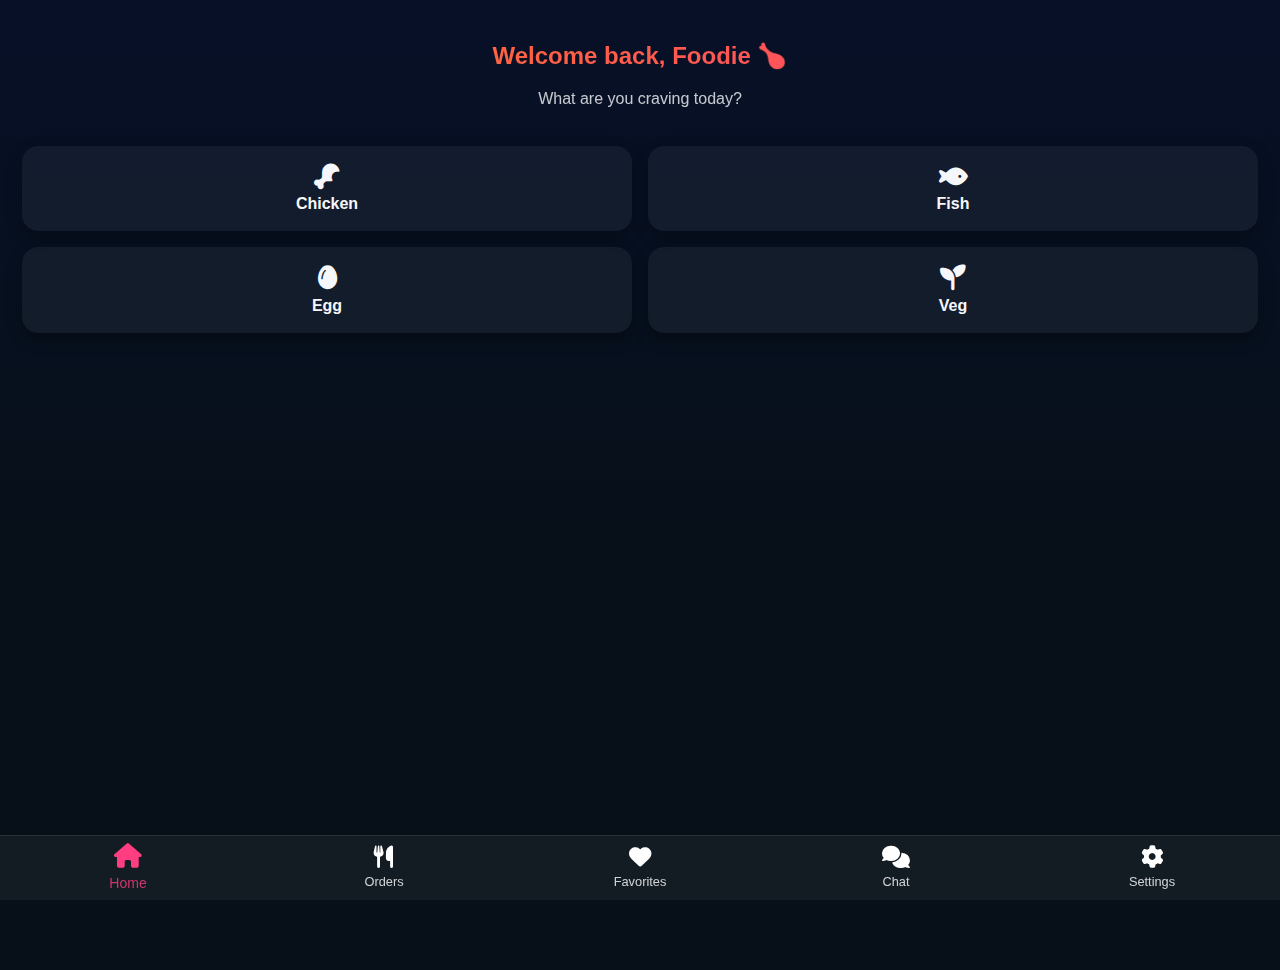
<file: dashboard.html>
<!DOCTYPE html>
<html lang="en">
  <head>
    <meta charset="utf-8" />
    <meta name="viewport" content="width=device-width,initial-scale=1" />
    <title>Bhukkad Bhat — Dashboard</title>

    <!-- Font Awesome Icons -->
    <link
      rel="stylesheet"
      href="https://cdnjs.cloudflare.com/ajax/libs/font-awesome/6.4.0/css/all.min.css"
    />

    <!-- CSS -->
    <link rel="stylesheet" href="css/dashboard.css" />
  </head>
  <body>
    <main class="dashboard">
      <header class="top">
        <h2>Welcome back, Foodie 🍗</h2>
        <p>What are you craving today?</p>
      </header>

      <section class="categories">
        <div class="cat-card">
          <i class="fas fa-drumstick-bite"></i>
          <span>Chicken</span>
        </div>
        <div class="cat-card">
          <i class="fas fa-fish"></i>
          <span>Fish</span>
        </div>
        <div class="cat-card">
          <i class="fas fa-egg"></i>
          <span>Egg</span>
        </div>
        <div class="cat-card">
          <i class="fas fa-seedling"></i>
          <span>Veg</span>
        </div>
      </section>
    </main>

    <!-- Bottom Navbar -->
    <nav class="bottom-nav">
      <div class="nav-item active">
        <i class="fas fa-home"></i>
        <span>Home</span>
      </div>
      <div class="nav-item">
        <i class="fas fa-utensils"></i>
        <span>Orders</span>
      </div>
      <div class="nav-item">
        <i class="fas fa-heart"></i>
        <span>Favorites</span>
      </div>
      <div class="nav-item">
        <i class="fas fa-comments"></i>
        <span>Chat</span>
      </div>
      <div class="nav-item">
        <i class="fas fa-cog"></i>
        <span>Settings</span>
      </div>
    </nav>

    <script src="js/dashboard.js"></script>
  </body>
</html>
</file>
<file: css/dashboard.css>
:root {
  --bg: #0f1724;
  --accent1: #ff7a18;
  --accent2: #ff3d81;
  --txt: #f6f7fb;
}

body {
  margin: 0;
  font-family: "Inter", sans-serif;
  background: linear-gradient(180deg, #071027 0%, #071018 60%);
  color: var(--txt);
  min-height: 100vh;
  display: flex;
  flex-direction: column;
  justify-content: space-between;
  padding-bottom: 70px;
}

/* top header */
.top {
  padding: 22px;
  text-align: center;
}
.top h2 {
  font-weight: 800;
  background: linear-gradient(90deg, var(--accent1), var(--accent2));
  -webkit-background-clip: text;
  color: transparent;
}
.top p {
  opacity: 0.8;
  margin-top: 6px;
}

/* category section */
.categories {
  display: grid;
  grid-template-columns: repeat(2, 1fr);
  gap: 16px;
  padding: 0 22px;
}
.cat-card {
  background: rgba(255, 255, 255, 0.05);
  border-radius: 16px;
  text-align: center;
  padding: 18px;
  transition: 0.3s ease;
  box-shadow: 0 6px 16px rgba(0, 0, 0, 0.3);
}
.cat-card:hover {
  transform: translateY(-5px) scale(1.03);
  background: linear-gradient(90deg, var(--accent1), var(--accent2));
}
.cat-card i {
  font-size: 1.6rem;
  margin-bottom: 6px;
}
.cat-card span {
  display: block;
  font-weight: 600;
}

/* bottom navbar */
.bottom-nav {
  position: fixed;
  bottom: 0;
  left: 0;
  width: 100%;
  background: rgba(255, 255, 255, 0.05);
  backdrop-filter: blur(14px);
  display: flex;
  justify-content: space-around;
  padding: 10px 0;
  border-top: 1px solid rgba(255, 255, 255, 0.1);
}
.nav-item {
  color: #fff;
  text-align: center;
  flex: 1;
  transition: 0.3s;
}
.nav-item i {
  font-size: 1.4rem;
  display: block;
  margin-bottom: 4px;
}
.nav-item span {
  font-size: 0.8rem;
  opacity: 0.8;
}
.nav-item:hover,
.nav-item.active {
  color: var(--accent2);
  transform: scale(1.1);
}
</file>
